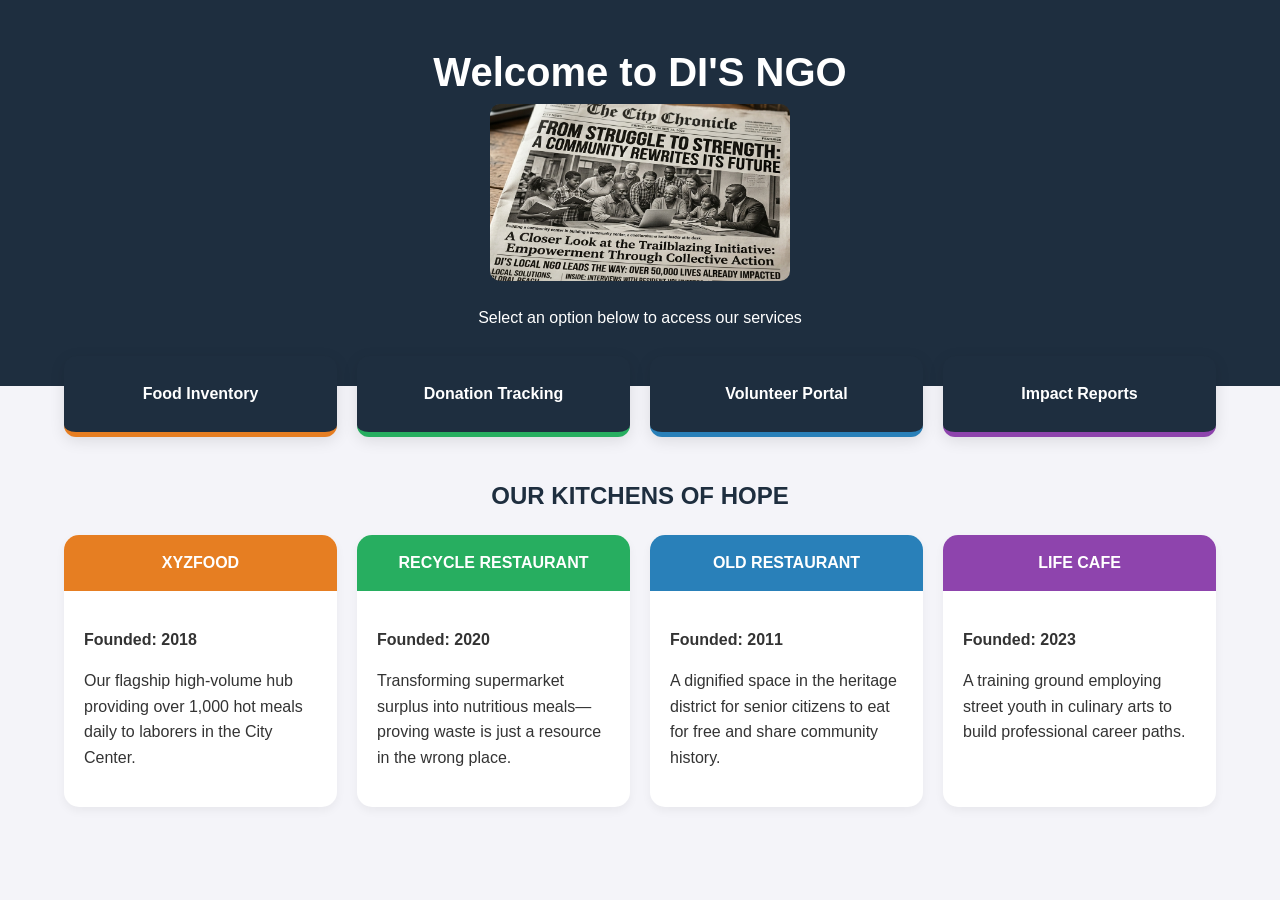
<file: index.html>
<!DOCTYPE html>
<html lang="en">
<head>
    <meta charset="UTF-8">
    <meta name="viewport" content="width=device-width, initial-scale=1.0">
    <link rel="stylesheet" href="style.css">
    <title>DI'S NGO Dashboard</title>
</head>
<body>

    <header class="main-header">
        <h1>Welcome to DI'S NGO</h1>
        <div class="news-banner">
        <img src="news.png" alt="DI NGO News" width="300">
    </div>

        <p>Select an option below to access our services</p>
    </header>
    <nav class="nav-dashboard">
        <a href="foodleftindex.html" class="nav-card s1">Food Inventory</a>
        <a href="DonationTracking.html" class="nav-card s2">Donation Tracking</a>
        <a href="VolunteerPortal.html" class="nav-card s3">Volunteer Portal</a>
        <a href="ImpactReports.html" class="nav-card s4">Impact Reports</a>
    </nav>
    <section class="restaurant-hub">
        <h2>Our Kitchens of Hope</h2>
        <div class="restaurant-grid">
            
            <div class="restaurant-card">
                <div class="card-header xyz">XYZFOOD</div>
                <div class="card-body">
                    <p><strong>Founded: 2018</strong></p>
                    <p>Our flagship high-volume hub providing over 1,000 hot meals daily to laborers in the City Center.</p>
                </div>
            </div>

            <div class="restaurant-card">
                <div class="card-header recycle">RECYCLE RESTAURANT</div>
                <div class="card-body">
                    <p><strong>Founded: 2020</strong></p>
                    <p>Transforming supermarket surplus into nutritious meals—proving waste is just a resource in the wrong place.</p>
                </div>
            </div>

            <div class="restaurant-card">
                <div class="card-header old">OLD RESTAURANT</div>
                <div class="card-body">
                    <p><strong>Founded: 2011</strong></p>
                    <p>A dignified space in the heritage district for senior citizens to eat for free and share community history.</p>
                </div>
            </div>

            <div class="restaurant-card">
                <div class="card-header life">LIFE CAFE</div>
                <div class="card-body">
                    <p><strong>Founded: 2023</strong></p>
                    <p>A training ground employing street youth in culinary arts to build professional career paths.</p>
                </div>
            </div>

        </div>
    </section>

</body>
</html>
</file>
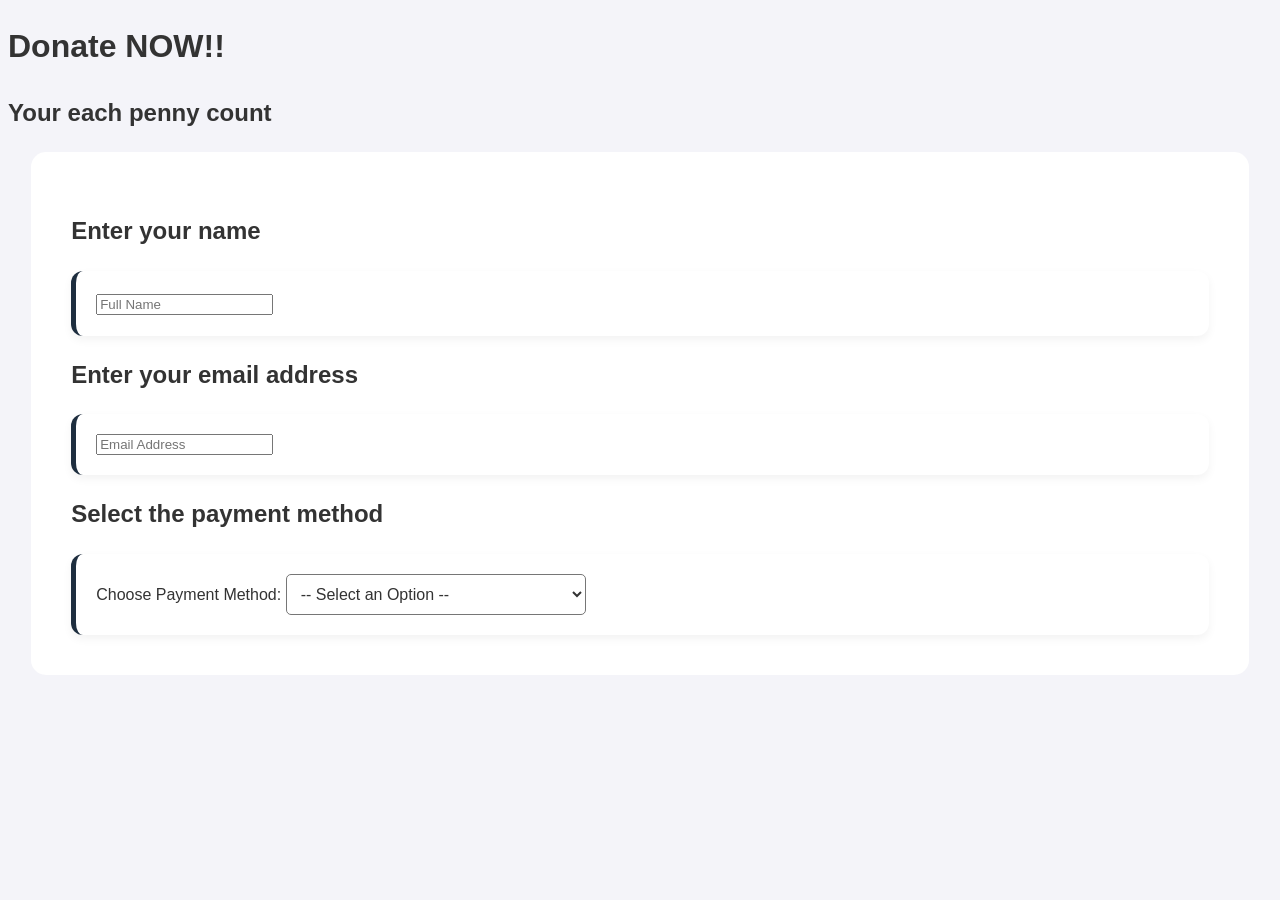
<file: donate.html>
<!DOCTYPE html>
<html lang="en">
<head>
    <meta charset="UTF-8">
    <meta name="viewport" content="width=device-width, initial-scale=1.0">
    <link rel="stylesheet" href="donate.css">
    <title>Donate now</title>
</head>
<body>
    <h1>Donate NOW!!</h1>
    <h2>Your each penny count</h2>
    <section class="donation-tracking">
        <div class="h1">
        <h2>Enter your name</h2>
        </div>
        <div class="h2">
        <input type="text" placeholder="Full Name" required>
        </div>
        <div class="h3">
        <h2>Enter your email address</h2>
        </div>
        <div class="h4">
        <input type="email" placeholder="Email Address" required>
        </div>
        <h2>Select the payment method</h2>
        <div class="select">
        <label for="payment-method">Choose Payment Method:</label>
        <select id="payment-method">
        <option value="" disabled selected>-- Select an Option --</option>
        <option value="cash">Cash</option>
        <option value="upi">UPI</option>
        <option value="qr">QR CODE</option>
        <option value="cheque">CHEQUE</option>
</select>

<div id="payment-details" class="details-box"></div>
        
        </div>
    </section>

    <script src="donate.js"></script>

     

    
</body>
</html>
</file>
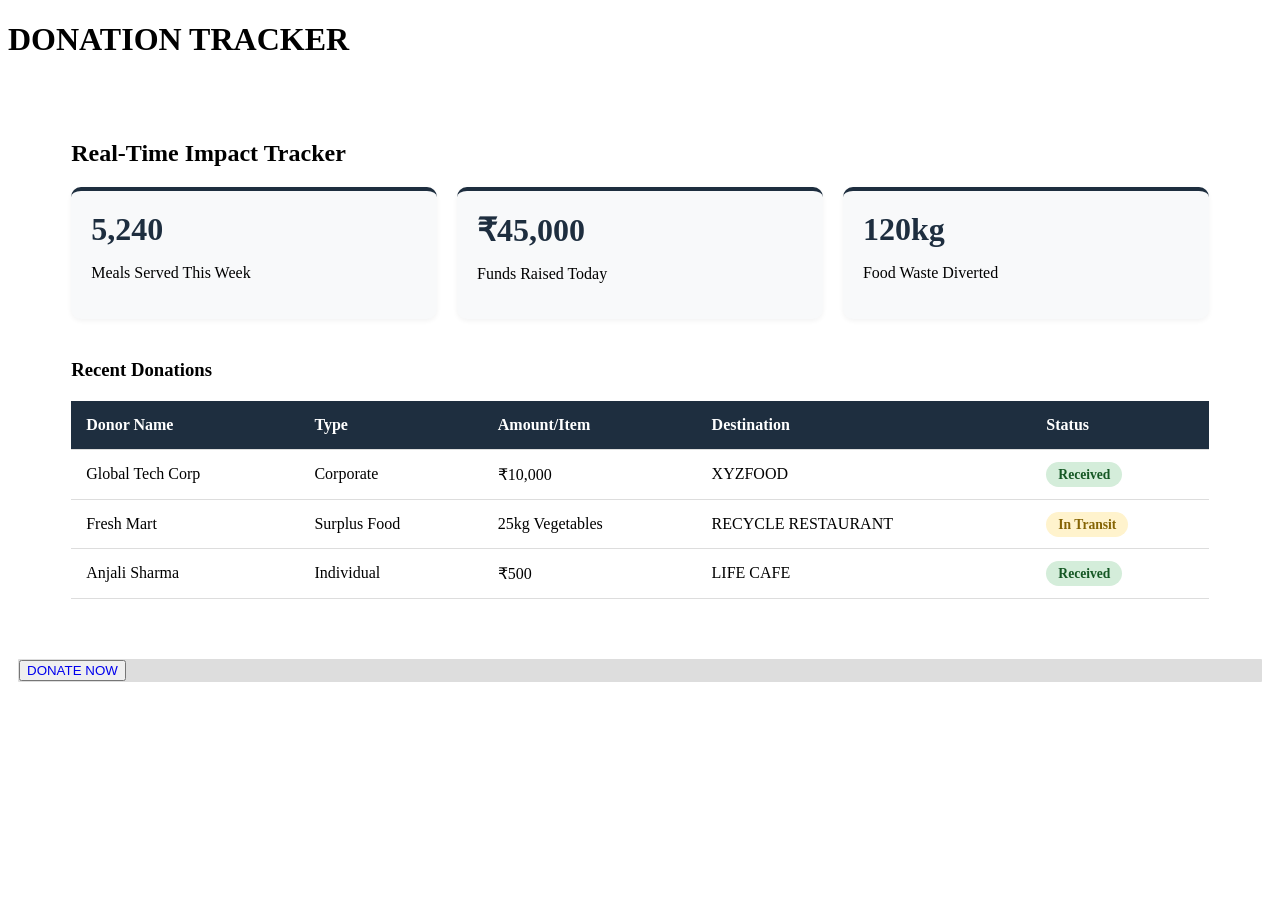
<file: DonationTracking.html>
<!DOCTYPE html>
<html lang="en">
<head>
    <meta charset="UTF-8">
    <meta name="viewport" content="width=device-width, initial-scale=1.0">
    <link rel="stylesheet" href="donationtracking.css">
    <title>Donation Tracking</title>
</head>
<body>
<h1> DONATION TRACKER</h1>
<section class="donation-tracking">
    <h2>Real-Time Impact Tracker</h2>
    
    <div class="stats-container">
        <div class="stat-card">
            <h3>5,240</h3>
            <p>Meals Served This Week</p>
        </div>
        <div class="stat-card">
            <h3>₹45,000</h3>
            <p>Funds Raised Today</p>
        </div>
        <div class="stat-card">
            <h3>120kg</h3>
            <p>Food Waste Diverted</p>
        </div>
    </div>

    <div class="tracking-log">
        <h3>Recent Donations</h3>
        <table>
            <thead>
                <tr>
                    <th>Donor Name</th>
                    <th>Type</th>
                    <th>Amount/Item</th>
                    <th>Destination</th>
                    <th>Status</th>
                </tr>
            </thead>
            <tbody>
                <tr>
                    <td>Global Tech Corp</td>
                    <td>Corporate</td>
                    <td>₹10,000</td>
                    <td>XYZFOOD</td>
                    <td><span class="status-pill completed">Received</span></td>
                </tr>
                <tr>
                    <td>Fresh Mart</td>
                    <td>Surplus Food</td>
                    <td>25kg Vegetables</td>
                    <td>RECYCLE RESTAURANT</td>
                    <td><span class="status-pill pending">In Transit</span></td>
                </tr>
                <tr>
                    <td>Anjali Sharma</td>
                    <td>Individual</td>
                    <td>₹500</td>
                    <td>LIFE CAFE</td>
                    <td><span class="status-pill completed">Received</span></td>
                </tr>
            </tbody>
        </table>
    </div>
</section>
<div class="btn"><button><a href="donate.html">DONATE NOW</a></button></div>
    
</body>
</html>
</file>
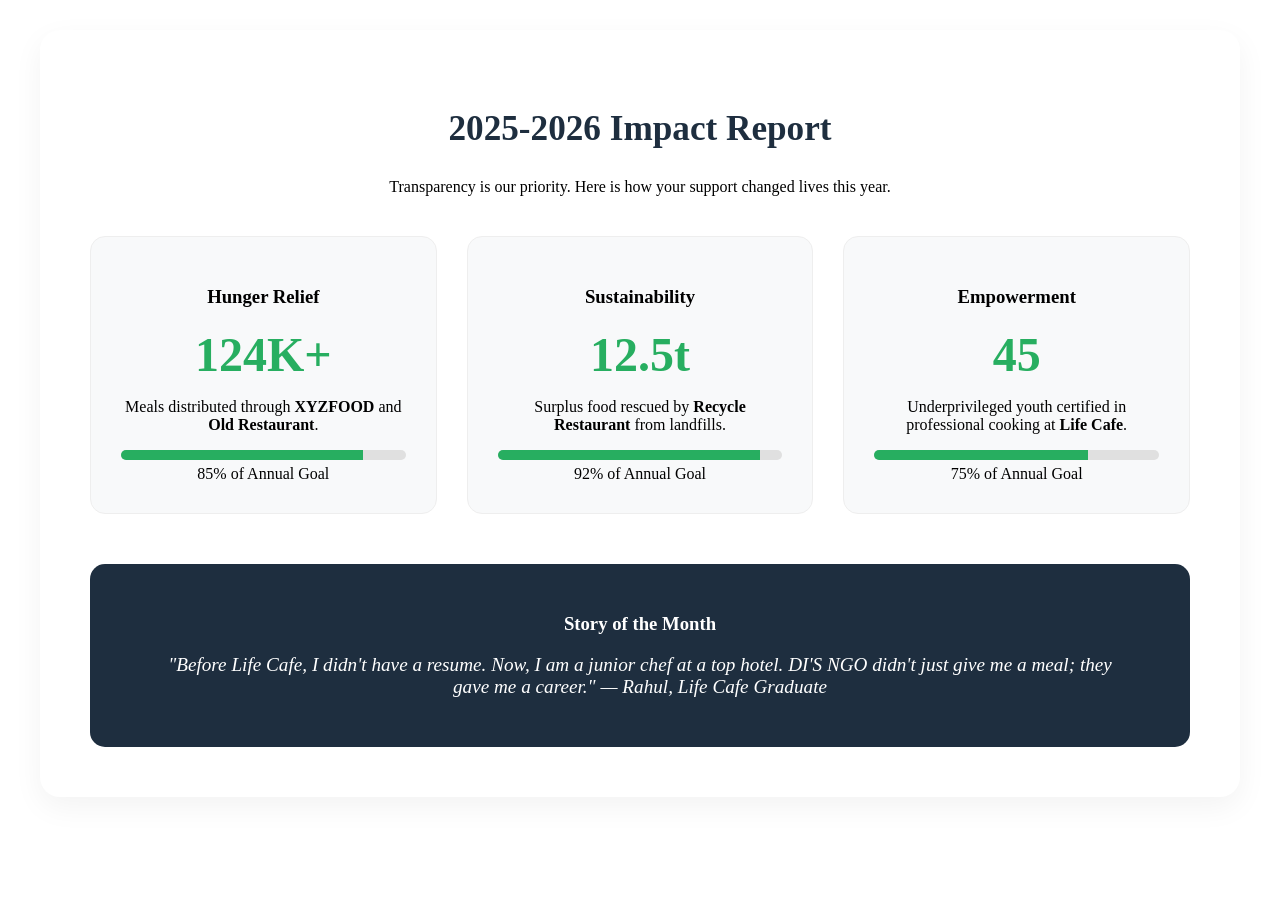
<file: ImpactReports.html>
<!DOCTYPE html>
<html lang="en">
<head>
    <meta charset="UTF-8">
    <meta name="viewport" content="width=device-width, initial-scale=1.0">
    <link rel="stylesheet" href="ImpactReport.css">
    <title>Impact reports</title>
</head>
<body>
    <section class="impact-report">
    <div class="impact-header">
        <h1>2025-2026 Impact Report</h1>
        <p>Transparency is our priority. Here is how your support changed lives this year.</p>
    </div>
    <div class="impact-grid">
        <div class="impact-card">
            <h3>Hunger Relief</h3>
            <div class="big-number">124K+</div>
            <p>Meals distributed through <strong>XYZFOOD</strong> and <strong>Old Restaurant</strong>.</p>
            <div class="progress-bar"><div class="fill" style="width: 85%;"></div></div>
            <span>85% of Annual Goal</span>
        </div>

        <div class="impact-card">
            <h3>Sustainability</h3>
            <div class="big-number">12.5t</div>
            <p>Surplus food rescued by <strong>Recycle Restaurant</strong> from landfills.</p>
            <div class="progress-bar"><div class="fill" style="width: 92%;"></div></div>
            <span>92% of Annual Goal</span>
        </div>

        <div class="impact-card">
            <h3>Empowerment</h3>
            <div class="big-number">45</div>
            <p>Underprivileged youth certified in professional cooking at <strong>Life Cafe</strong>.</p>
            <div class="progress-bar"><div class="fill" style="width: 75%;"></div></div>
            <span>75% of Annual Goal</span>
        </div>
    </div>
    <div class="impact-story">
        <h3>Story of the Month</h3>
        <blockquote>
            "Before Life Cafe, I didn't have a resume. Now, I am a junior chef at a top hotel. DI'S NGO didn't just give me a meal; they gave me a career."
            <cite>— Rahul, Life Cafe Graduate</cite>
        </blockquote>
    </div>
</section>
</body>
</html>
</file>
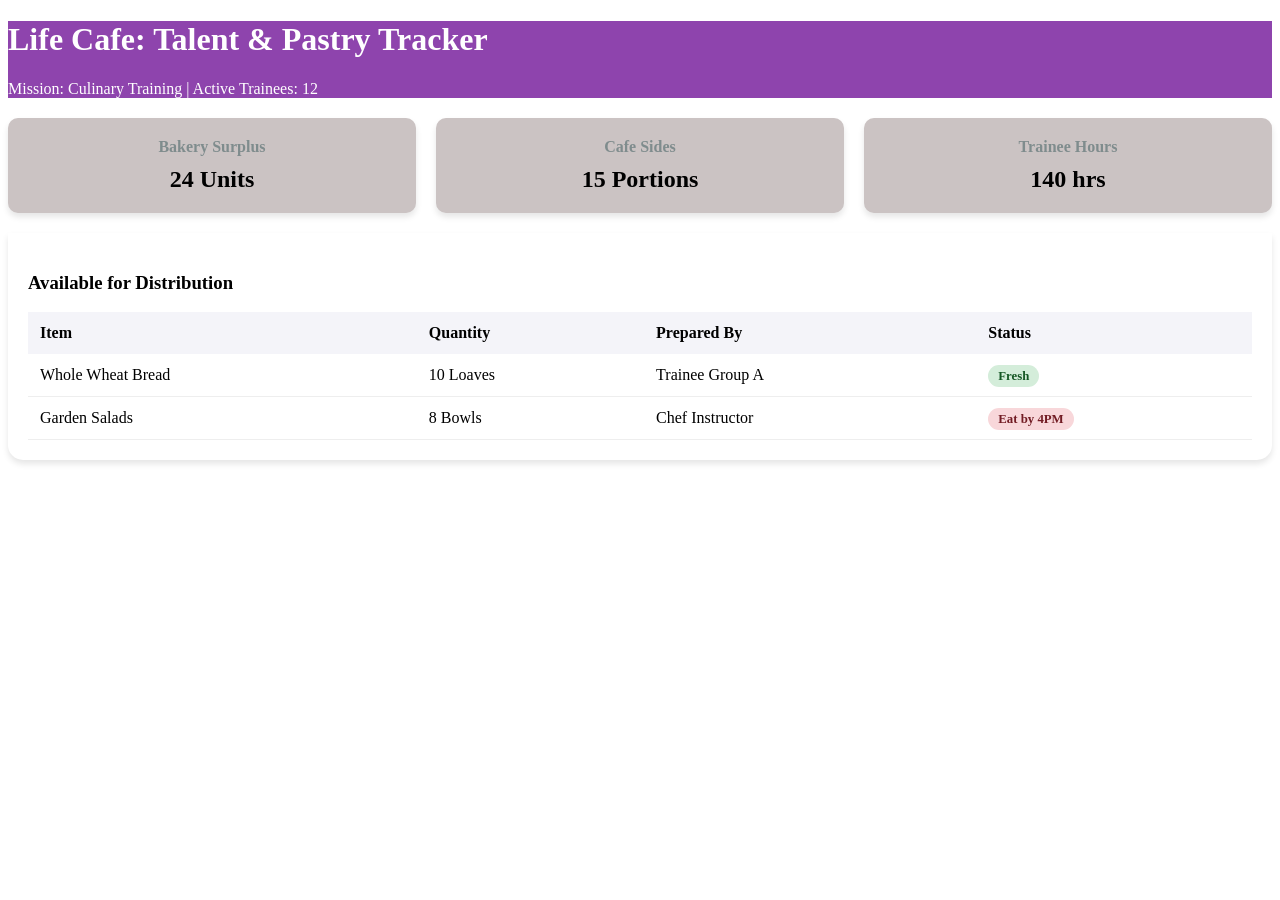
<file: lifecafe.html>
<!DOCTYPE html>
<html lang="en">
<head>
    <meta charset="UTF-8">
    <meta name="viewport" content="width=device-width, initial-scale=1.0">
    <link rel="stylesheet" href="common.css">
    <title>Life cafe</title>

</head>
<body>
    <header class="restaurant-header life">
    <h1>Life Cafe: Talent & Pastry Tracker</h1>
    <p>Mission: Culinary Training | Active Trainees: 12</p>
</header>

<div class="inventory-summary">
    <div class="inv-card"><h4>Bakery Surplus</h4><p>24 Units</p></div>
    <div class="inv-card"><h4>Cafe Sides</h4><p>15 Portions</p></div>
    <div class="inv-card"><h4>Trainee Hours</h4><p>140 hrs</p></div>
</div>

<section class="inventory-table">
    <h3>Available for Distribution</h3>
    <table>
        <thead>
            <tr><th>Item</th><th>Quantity</th><th>Prepared By</th><th>Status</th></tr>
        </thead>
        <tbody>
            <tr><td>Whole Wheat Bread</td><td>10 Loaves</td><td>Trainee Group A</td><td><span class="pill fresh">Fresh</span></td></tr>
            <tr><td>Garden Salads</td><td>8 Bowls</td><td>Chef Instructor</td><td><span class="pill urgent">Eat by 4PM</span></td></tr>
        </tbody>
    </table>
</section>
    
</body>
</html>
</file>
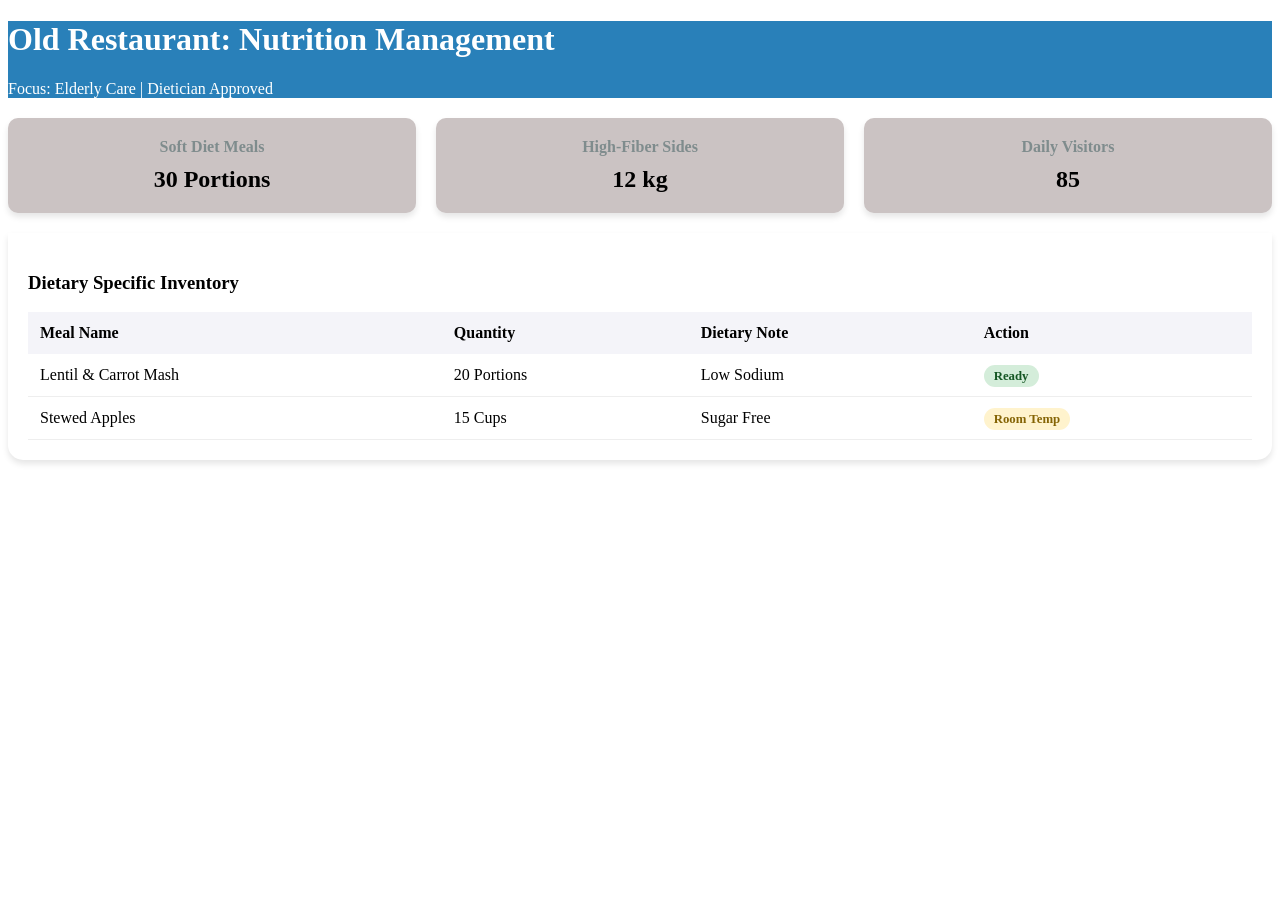
<file: oldrestaurant.html>
<!DOCTYPE html>
<html lang="en">
<head>
    <meta charset="UTF-8">
    <meta name="viewport" content="width=device-width, initial-scale=1.0">
    <link rel="stylesheet" href="common.css">
    <title>oldrestaurant</title>
</head>
<body>
    <header class="restaurant-header old">
    <h1>Old Restaurant: Nutrition Management</h1>
    <p>Focus: Elderly Care | Dietician Approved</p>
</header>



<div class="inventory-summary">
    <div class="inv-card"><h4>Soft Diet Meals</h4><p>30 Portions</p></div>
    <div class="inv-card"><h4>High-Fiber Sides</h4><p>12 kg</p></div>
    <div class="inv-card"><h4>Daily Visitors</h4><p>85</p></div>
</div>

<section class="inventory-table">
    <h3>Dietary Specific Inventory</h3>
    <table>
        <thead>
            <tr><th>Meal Name</th><th>Quantity</th><th>Dietary Note</th><th>Action</th></tr>
        </thead>
        <tbody>
            <tr><td>Lentil & Carrot Mash</td><td>20 Portions</td><td>Low Sodium</td><td><span class="pill fresh">Ready</span></td></tr>
            <tr><td>Stewed Apples</td><td>15 Cups</td><td>Sugar Free</td><td><span class="pill mid">Room Temp</span></td></tr>
        </tbody>
    </table>
</section>
</body>
</html>
</file>
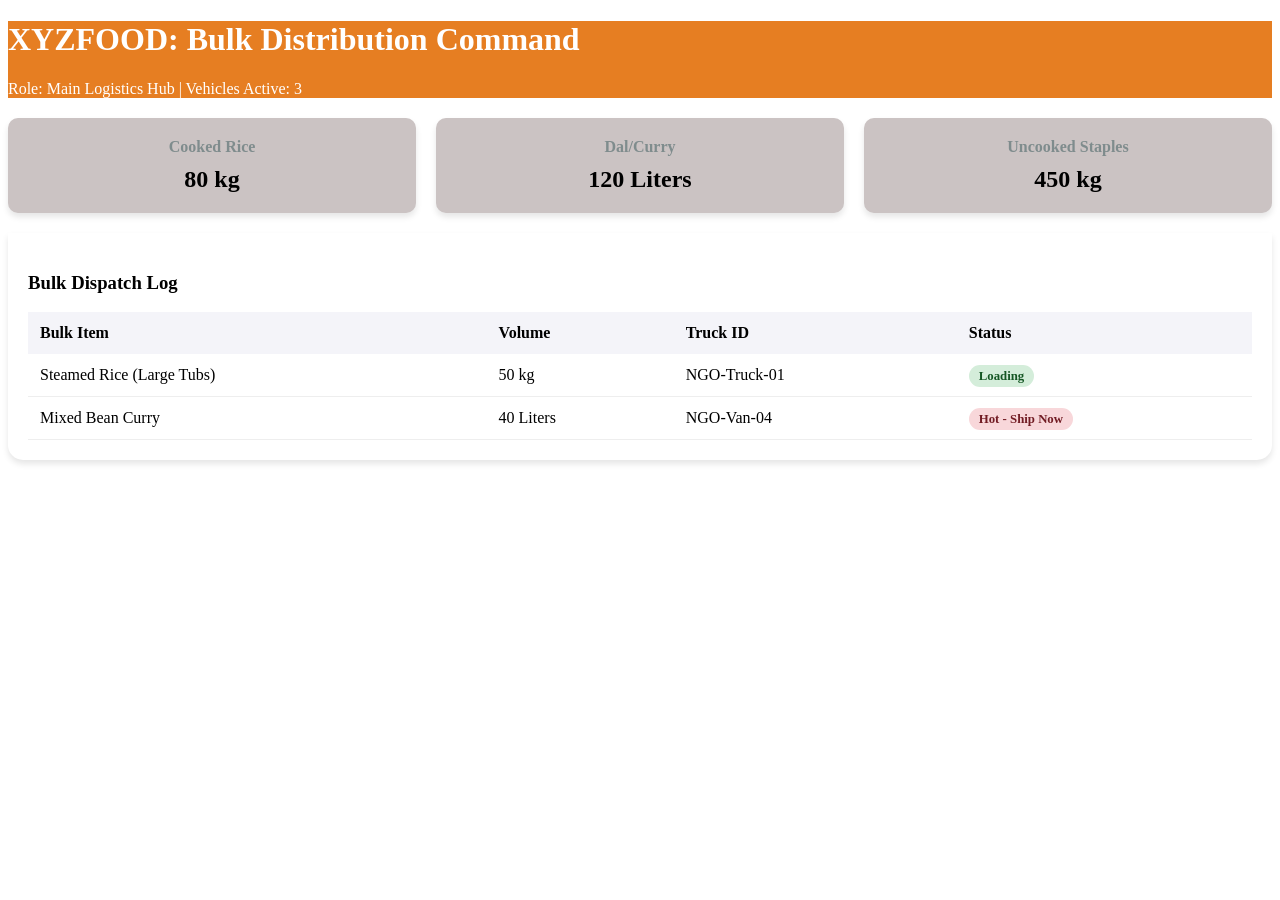
<file: recycle.html>
<!DOCTYPE html>
<html lang="en">
<head>
    <meta charset="UTF-8">
    <meta name="viewport" content="width=device-width, initial-scale=1.0">
    <link rel="stylesheet" href="common.css">
    <title>Document</title>
</head>
<body>
    <header class="restaurant-header xyz">
    <h1>XYZFOOD: Bulk Distribution Command</h1>
    <p>Role: Main Logistics Hub | Vehicles Active: 3</p>
</header>

<div class="inventory-summary">
    <div class="inv-card"><h4>Cooked Rice</h4><p>80 kg</p></div>
    <div class="inv-card"><h4>Dal/Curry</h4><p>120 Liters</p></div>
    <div class="inv-card"><h4>Uncooked Staples</h4><p>450 kg</p></div>
</div>

<section class="inventory-table">
    <h3>Bulk Dispatch Log</h3>
    <table>
        <thead>
            <tr><th>Bulk Item</th><th>Volume</th><th>Truck ID</th><th>Status</th></tr>
        </thead>
        <tbody>
            <tr><td>Steamed Rice (Large Tubs)</td><td>50 kg</td><td>NGO-Truck-01</td><td><span class="pill fresh">Loading</span></td></tr>
            <tr><td>Mixed Bean Curry</td><td>40 Liters</td><td>NGO-Van-04</td><td><span class="pill urgent">Hot - Ship Now</span></td></tr>
        </tbody>
    </table>
</section>
</body>
</html>
</file>
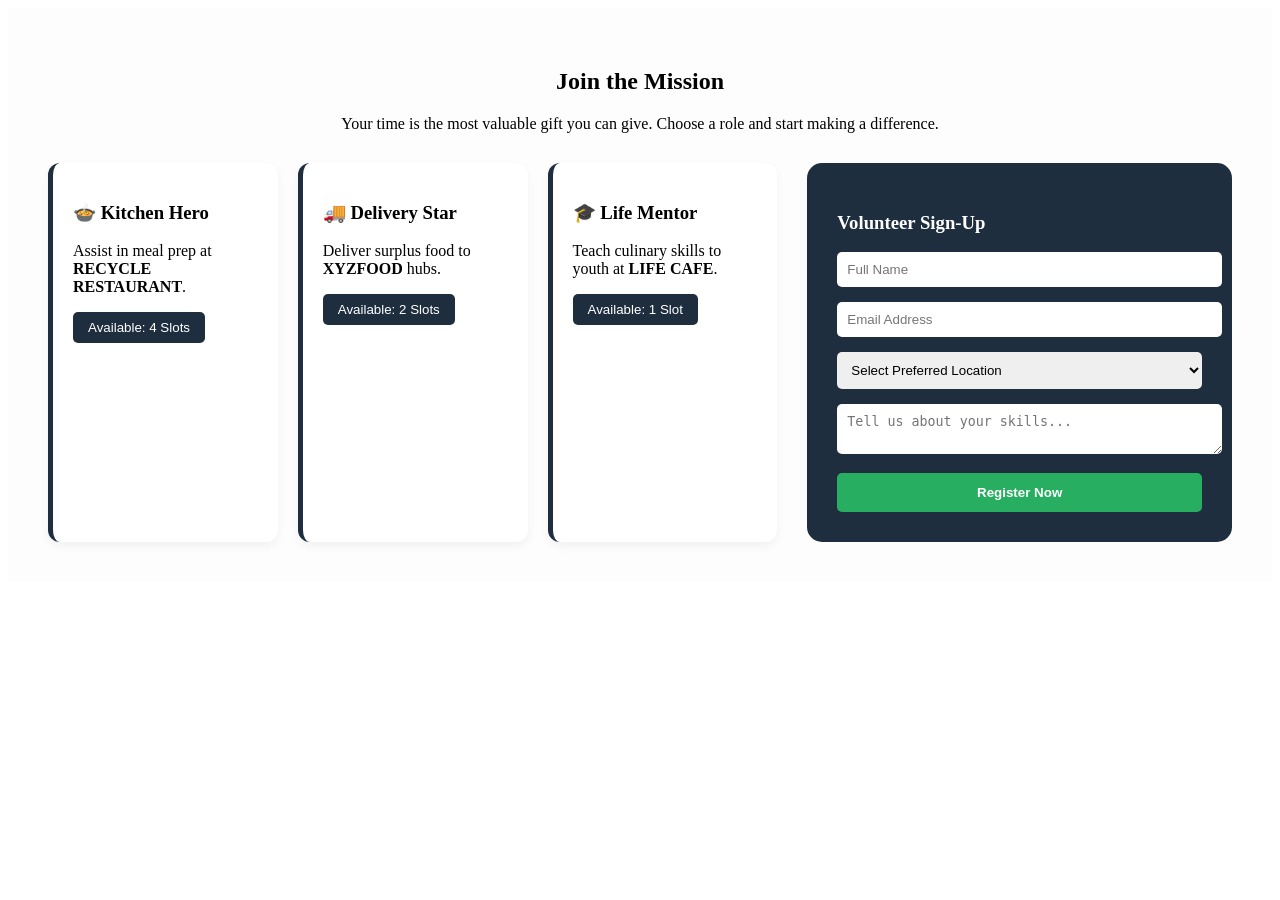
<file: VolunteerPortal.html>
<!DOCTYPE html>
<html lang="en">
<head>
    <meta charset="UTF-8">
    <meta name="viewport" content="width=device-width, initial-scale=1.0">
     <link rel="stylesheet" href="VolunteerPortal.css">
    <title>Volunteer Portal</title>
</head>
<body>
    <section class="volunteer-portal">
    <div class="volunteer-header">
        <h2>Join the Mission</h2>
        <p>Your time is the most valuable gift you can give. Choose a role and start making a difference.</p>
    </div>

    <div class="volunteer-container">
        <!-- Sidebar: Roles -->
        <div class="roles-grid">
            <div class="role-card">
                <h3>🍲 Kitchen Hero</h3>
                <p>Assist in meal prep at <strong>RECYCLE RESTAURANT</strong>.</p>
                <button class="apply-btn">Available: 4 Slots</button>
            </div>
            <div class="role-card">
                <h3>🚚 Delivery Star</h3>
                <p>Deliver surplus food to <strong>XYZFOOD</strong> hubs.</p>
                <button class="apply-btn">Available: 2 Slots</button>
            </div>
            <div class="role-card">
                <h3>🎓 Life Mentor</h3>
                <p>Teach culinary skills to youth at <strong>LIFE CAFE</strong>.</p>
                <button class="apply-btn">Available: 1 Slot</button>
            </div>
        </div>
        <div class="signup-form">
            <h3>Volunteer Sign-Up</h3>
            <form id="v-form">
                <input type="text" placeholder="Full Name" required>
                <input type="email" placeholder="Email Address" required>
                <select>
                    <option>Select Preferred Location</option>
                    <option>XYZFOOD (City Center)</option>
                    <option>Recycle Restaurant</option>
                    <option>Old Restaurant</option>
                    <option>Life Cafe</option>
                </select>
                <textarea placeholder="Tell us about your skills..."></textarea>
                <button type="submit" class="submit-btn">Register Now</button>
            </form>
        </div>
    </div>
</section>
    
</body>
</html>
</file>
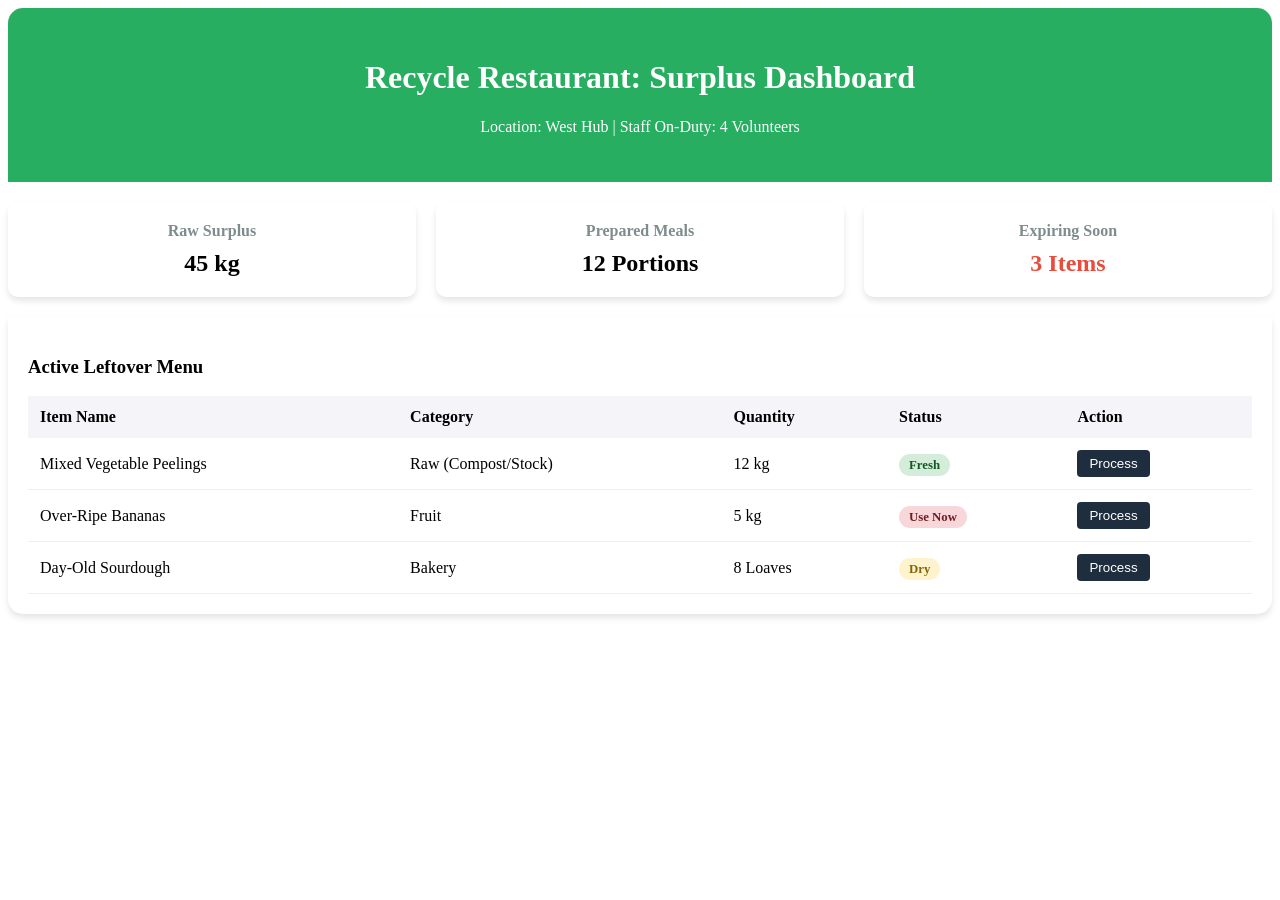
<file: xyzfood.html>
<!DOCTYPE html>
<html lang="en">
<head>
    <meta charset="UTF-8">
    <title>Recycle Restaurant - Inventory</title>
    <link rel="stylesheet" href="xyzfood.css">
</head>
<body>
    <div class="container">
        <header class="restaurant-header recycle">
            <h1>Recycle Restaurant: Surplus Dashboard</h1>
            <p>Location: West Hub | Staff On-Duty: 4 Volunteers</p>
        </header>

        <!-- Current Stock Cards -->
        <div class="inventory-summary">
            <div class="inv-card">
                <h4>Raw Surplus</h4>
                <p>45 kg</p>
            </div>
            <div class="inv-card">
                <h4>Prepared Meals</h4>
                <p>12 Portions</p>
            </div>
            <div class="inv-card">
                <h4>Expiring Soon</h4>
                <p class="warning">3 Items</p>
            </div>
        </div>

        <!-- Detailed Inventory Table -->
        <section class="inventory-table">
            <h3>Active Leftover Menu</h3>
            <table>
                <thead>
                    <tr>
                        <th>Item Name</th>
                        <th>Category</th>
                        <th>Quantity</th>
                        <th>Status</th>
                        <th>Action</th>
                    </tr>
                </thead>
                <tbody>
                    <tr>
                        <td>Mixed Vegetable Peelings</td>
                        <td>Raw (Compost/Stock)</td>
                        <td>12 kg</td>
                        <td><span class="pill fresh">Fresh</span></td>
                        <td><button class="btn-claim">Process</button></td>
                    </tr>
                    <tr>
                        <td>Over-Ripe Bananas</td>
                        <td>Fruit</td>
                        <td>5 kg</td>
                        <td><span class="pill urgent">Use Now</span></td>
                        <td><button class="btn-claim">Process</button></td>
                    </tr>
                    <tr>
                        <td>Day-Old Sourdough</td>
                        <td>Bakery</td>
                        <td>8 Loaves</td>
                        <td><span class="pill mid">Dry</span></td>
                        <td><button class="btn-claim">Process</button></td>
                    </tr>
                </tbody>
            </table>
        </section>
    </div>
</body>
</html>
</file>
<file: style.css>
body {
    margin: 0;
    font-family: 'Segoe UI', Tahoma, Geneva, Verdana, sans-serif;
    background-color: #f4f4f9;
    color: #333;
    line-height: 1.6;
}

.main-header {
    text-align: center;
    padding: 40px 20px;
    background-color: #1e2e3f;
    color: white;
}

.main-header h1 { margin: 0; font-size: 2.5rem; }

.nav-dashboard {
    display: grid;
    grid-template-columns: repeat(auto-fit, minmax(200px, 1fr));
    gap: 20px;
    width: 90%;
    margin: -30px auto 40px; /* Pulls nav up slightly over header */
}

.nav-card {
    background: #ffffff;
    padding: 25px;
    text-decoration: none;
    color: white;
    font-weight: bold;
    text-align: center;
    border-radius: 12px;
    box-shadow: 0 4px 15px rgba(0,0,0,0.1);
    transition: all 0.3s ease;
    background-color: #1e2e3f;
}

.nav-card:hover {
    transform: translateY(-5px);
    background-color: #2c3e50;
    box-shadow: 0 8px 20px rgba(0,0,0,0.2);
}

.s1 { border-bottom: 5px solid #e67e22; }
.s2 { border-bottom: 5px solid #27ae60; }
.s3 { border-bottom: 5px solid #2980b9; }
.s4 { border-bottom: 5px solid #8e44ad; }

.news-banner {
    text-align: center;
    margin: 0px 0;
}

.news-banner img {
    max-width: 100%;
    height: auto;
    border-radius: 10px;
}

.restaurant-hub {
    width: 90%;
    margin: 40px auto;
}

.restaurant-hub h2 {
    text-align: center;
    color: #1e2e3f;
    text-transform: uppercase;
}

.restaurant-grid {
    display: grid;
    grid-template-columns: repeat(auto-fit, minmax(250px, 1fr));
    gap: 20px;
}

.restaurant-card {
    background: white;
    border-radius: 15px;
    overflow: hidden;
    box-shadow: 0 4px 10px rgba(0,0,0,0.05);
}

.card-header {
    padding: 15px;
    color: white;
    font-weight: bold;
    text-align: center;
}

.xyz { background: #e67e22; }
.recycle { background: #27ae60; }
.old { background: #2980b9; }
.life { background: #8e44ad; }

.card-body { padding: 20px; }
</file>
<file: donate.css>
.donation-tracking {
    padding: 40px;
    background: #fff;
    border-radius: 15px;
    margin: 20px auto;
    width: 90%;

}

body{
    margin: 10;
    padding: auto;
    font-family: 'Segoe UI', Tahoma, Geneva, Verdana, sans-serif;
    background-color: #f4f4f9;
    color: #333;
    line-height: 1.6;
}

a {
    text-decoration: none;
}

.select{
    background: white;
    padding: 20px;
    border-radius: 12px;
    box-shadow: 0 4px 10px rgba(0,0,0,0.05);
    border-left: 5px solid #1e2e3f;
}

.h2{
    margin: 0;
    font-family: 'Segoe UI', Tahoma, Geneva, Verdana, sans-serif;
    background-color: #f4f4f9;
    color: #333;
    line-height: 1.6;
    background: white;
    padding: 20px;
    border-radius: 12px;
    box-shadow: 0 4px 10px rgba(0,0,0,0.05);
    border-left: 5px solid #1e2e3f;
}

.h4{
    
    margin: 0;
    font-family: 'Segoe UI', Tahoma, Geneva, Verdana, sans-serif;
    background-color: #f4f4f9;
    color: #333;
    line-height: 1.0;
    background: white;
    padding: 20px;
    border-radius: 12px;
    box-shadow: 0 4px 10px rgba(0,0,0,0.05);
    border-left: 5px solid #1e2e3f;

}

select {
    padding: 10px;
    font-size: 1rem;
    color: #333; /* Ensure text isn't white */
    background-color: #fff;
    border-radius: 5px;
    width: 100%;
    max-width: 300px;
    cursor: pointer;
}

select option[disabled] {
    color: #999;
}
</file>
<file: donationtracking.css>
.donation-tracking {
    padding: 40px;
    background: #fff;
    border-radius: 15px;
    margin: 20px auto;
    width: 90%;
}

a {
    text-decoration: none;
}


.stats-container {
    display: flex;
    justify-content: space-around;
    gap: 20px;
    margin-bottom: 40px;
}

.stat-card {
    background: #f8f9fa;
    padding: 20px;
    border-radius: 10px;
    flex: 1;
    border-top: 4px solid #1e2e3f;
    box-shadow: 0 2px 5px rgba(0,0,0,0.05);
}

.stat-card h3 {
    font-size: 2rem;
    color: #1e2e3f;
    margin: 0;
}


.tracking-log table {
    width: 100%;
    border-collapse: collapse;
    margin-top: 20px;
    text-align: left;
}

.tracking-log th, .tracking-log td {
    padding: 15px;
    border-bottom: 1px solid #ddd;
}

.tracking-log th {
    background-color: #1e2e3f;
    color: white;
}

.status-pill {
    padding: 5px 12px;
    border-radius: 20px;
    font-size: 0.85rem;
    font-weight: bold;
}

.completed {
    background-color: #d4edda;
    color: #155724;
}

.pending {
    background-color: #fff3cd;
    color: #856404;
}

.btn{
    margin:10px;
    padding:1px;
    border-radius : 1px;
    color: #68655c;
    background-color: #ddd;
}
</file>
<file: ImpactReport.css>
.impact-report {
    padding: 50px;
    background-color: #ffffff;
    max-width: 1100px;
    margin: 30px auto;
    border-radius: 20px;
    box-shadow: 0 10px 30px rgba(0,0,0,0.05);
}

.impact-header { text-align: center; margin-bottom: 40px; }
.impact-header h1 { color: #1e2e3f; font-size: 2.2rem; }

.impact-grid {
    display: grid;
    grid-template-columns: repeat(auto-fit, minmax(300px, 1fr));
    gap: 30px;
}

.impact-card {
    background: #f8f9fa;
    padding: 30px;
    border-radius: 15px;
    text-align: center;
    border: 1px solid #eee;
}

.big-number {
    font-size: 3rem;
    font-weight: 800;
    color: #27ae60;
    margin: 10px 0;
}
.progress-bar {
    background: #e0e0e0;
    height: 10px;
    border-radius: 5px;
    margin: 15px 0 5px;
    overflow: hidden;
}

.fill {
    background: #27ae60;
    height: 100%;
    transition: width 1s ease-in-out;
}

.impact-story {
    margin-top: 50px;
    padding: 30px;
    background: #1e2e3f;
    color: white;
    border-radius: 15px;
    text-align: center;
}

.impact-story blockquote {
    font-style: italic;
    font-size: 1.2rem;
}
</file>
<file: common.css>
.restaurant-header.life {
    background-color: #8e44ad;
    color: white; 
}

.restaurant-header.old  { background-color: #2980b9; color: white; }
.restaurant-header.xyz  { background-color: #e67e22; color: white; }
.inventory-summary {
    display: flex;
    gap: 20px;
    margin: 20px 0;
}

.inv-card {
    flex: 1;
    background: rgb(203, 195, 195);
    padding: 20px;
    border-radius: 10px;
    text-align: center;
    box-shadow: 0 4px 6px rgba(0,0,0,0.1);
}

.inv-card h4 { margin: 0; color: #7f8c8d; }
.inv-card p { font-size: 1.5rem; font-weight: bold; margin: 10px 0 0; }
.warning { color: #e74c3c; }


.inventory-table {
    background: white;
    padding: 20px;
    border-radius: 0 0 15px 15px;
    box-shadow: 0 4px 6px rgba(0,0,0,0.1);
}

table {
    width: 100%;
    border-collapse: collapse;
}

th { background: #f4f4f9; padding: 12px; text-align: left; }
td { padding: 12px; border-bottom: 1px solid #eee; }


.pill {
    padding: 4px 10px;
    border-radius: 20px;
    font-size: 0.8rem;
    font-weight: bold;
}
.fresh { background: #d4edda; color: #155724; }
.urgent { background: #f8d7da; color: #721c24; }
.mid { background: #fff3cd; color: #856404; }
</file>
<file: VolunteerPortal.css>
.volunteer-portal {
    padding: 40px;
    background: #fdfdfd;
}

.volunteer-header {
    text-align: center;
    margin-bottom: 30px;
}

.volunteer-container {
    display: flex;
    gap: 30px;
    flex-wrap: wrap;
}

.roles-grid {
    flex: 2;
    display: grid;
    grid-template-columns: repeat(auto-fit, minmax(200px, 1fr));
    gap: 20px;
}

.role-card {
    background: white;
    padding: 20px;
    border-radius: 12px;
    box-shadow: 0 4px 10px rgba(0,0,0,0.05);
    border-left: 5px solid #1e2e3f;
}

.apply-btn {
    background: #1e2e3f;
    color: white;
    border: none;
    padding: 8px 15px;
    border-radius: 5px;
    cursor: pointer;
}

.signup-form {
    flex: 1;
    background: #1e2e3f;
    color: white;
    padding: 30px;
    border-radius: 15px;
    min-width: 300px;
}

.signup-form input, .signup-form select, .signup-form textarea {
    width: 100%;
    margin-bottom: 15px;
    padding: 10px;
    border-radius: 5px;
    border: none;
}

.submit-btn {
    width: 100%;
    padding: 12px;
    background: #27ae60;
    color: white;
    border: none;
    border-radius: 5px;
    font-weight: bold;
    cursor: pointer;
}

.submit-btn:hover {
    background: #2ecc71;
}
</file>
<file: xyzfood.css>
.restaurant-header.recycle {
    background-color: #27ae60;
    color: white;
    padding: 30px;
    border-radius: 15px 15px 0 0;
    text-align: center;
}

.inventory-summary {
    display: flex;
    gap: 20px;
    margin: 20px 0;
}

.inv-card {
    flex: 1;
    background: white;
    padding: 20px;
    border-radius: 10px;
    text-align: center;
    box-shadow: 0 4px 6px rgba(0,0,0,0.1);
}

.inv-card h4 { margin: 0; color: #7f8c8d; }
.inv-card p { font-size: 1.5rem; font-weight: bold; margin: 10px 0 0; }
.warning { color: #e74c3c; }


.inventory-table {
    background: white;
    padding: 20px;
    border-radius: 0 0 15px 15px;
    box-shadow: 0 4px 6px rgba(0,0,0,0.1);
}

table {
    width: 100%;
    border-collapse: collapse;
}

th { background: #f4f4f9; padding: 12px; text-align: left; }
td { padding: 12px; border-bottom: 1px solid #eee; }


.pill {
    padding: 4px 10px;
    border-radius: 20px;
    font-size: 0.8rem;
    font-weight: bold;
}
.fresh { background: #d4edda; color: #155724; }
.urgent { background: #f8d7da; color: #721c24; }
.mid { background: #fff3cd; color: #856404; }

.btn-claim {
    background: #1e2e3f;
    color: white;
    border: none;
    padding: 6px 12px;
    border-radius: 4px;
    cursor: pointer;
}
</file>
